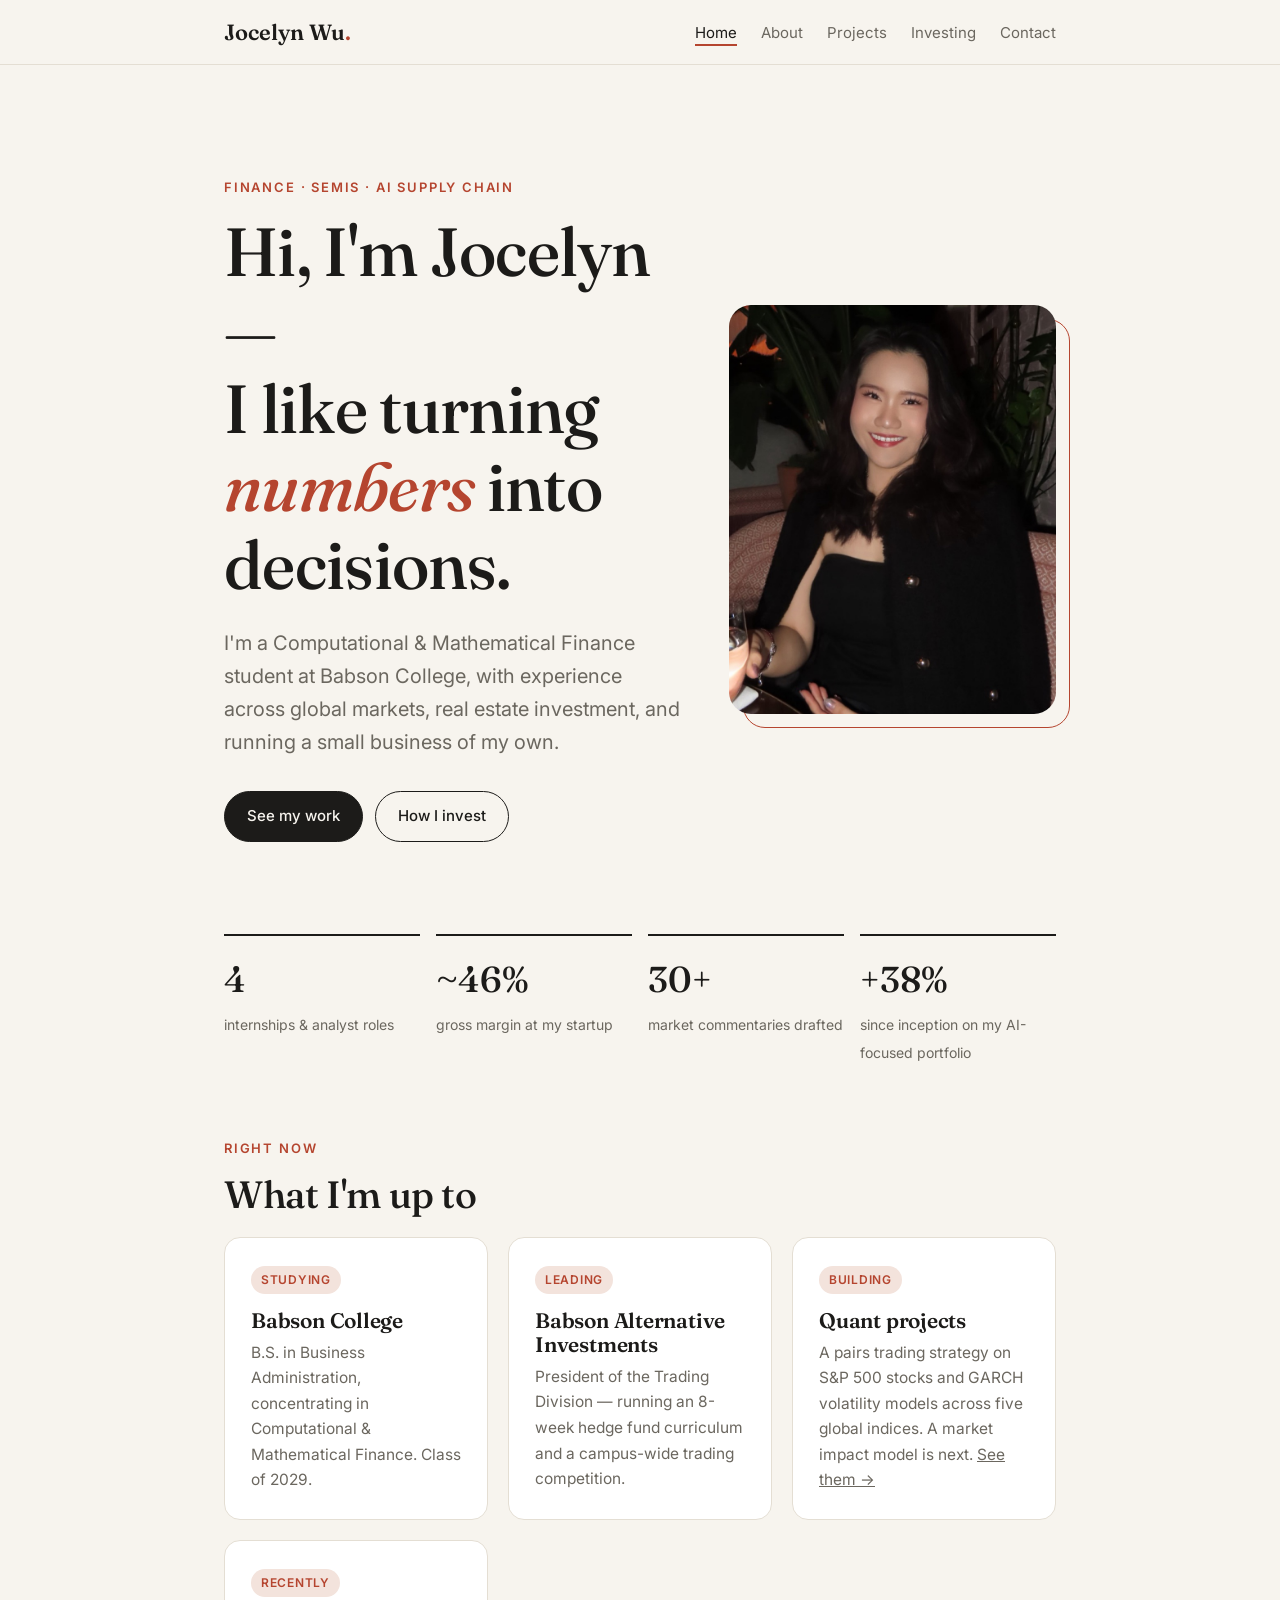
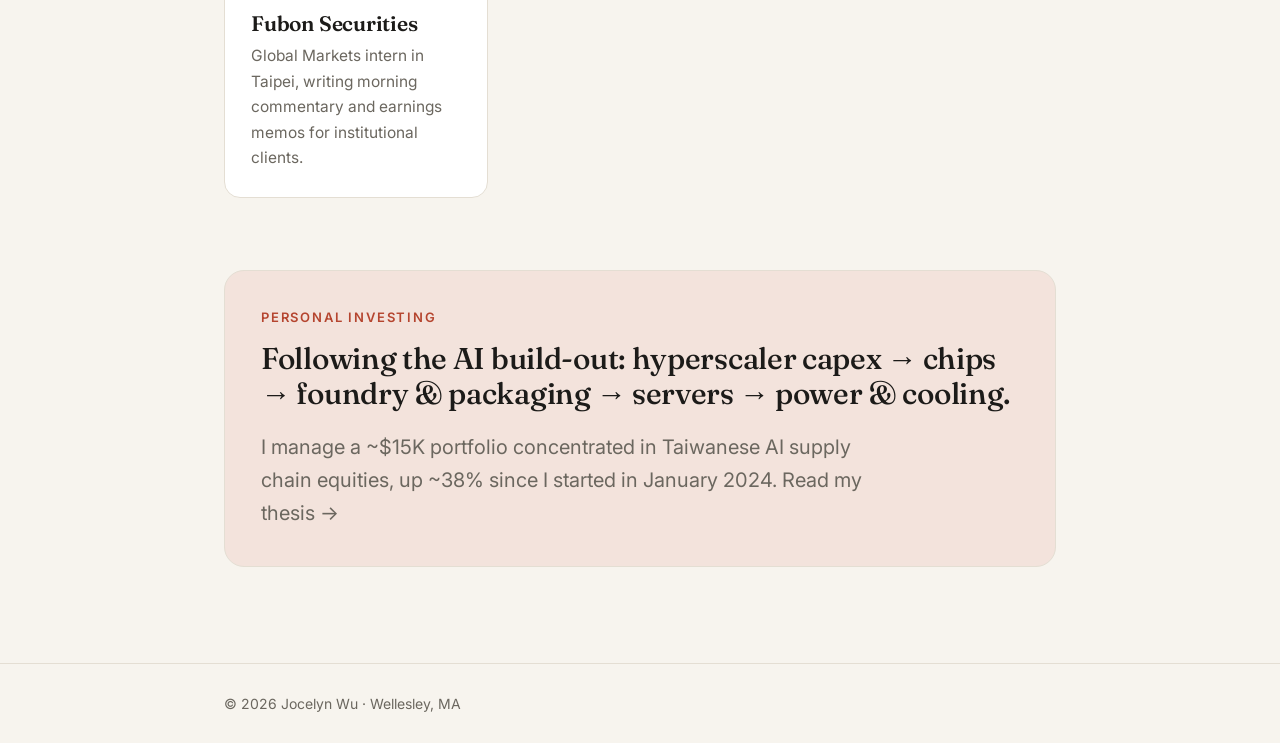
<file: index.html>
<!doctype html>
<html lang="en">
<head>
<meta charset="utf-8">
<meta name="viewport" content="width=device-width, initial-scale=1">
<title>Jocelyn Wu</title>
<meta name="description" content="Jocelyn Wu — Babson College student in Computational & Mathematical Finance.">
<link rel="preconnect" href="https://fonts.googleapis.com">
<link rel="preconnect" href="https://fonts.gstatic.com" crossorigin>
<link href="https://fonts.googleapis.com/css2?family=Fraunces:ital,opsz,wght@0,9..144,400;0,9..144,500;0,9..144,600;1,9..144,400&family=Inter:wght@400;500;600&display=swap" rel="stylesheet">
<link rel="stylesheet" href="style.css?v=5">
</head>
<body>
<header class="nav">
  <div class="wrap">
    <a href="index.html" class="logo">Jocelyn Wu<span>.</span></a>
    <nav><ul>
      <li><a href="index.html" class="active">Home</a></li>
      <li><a href="about.html" >About</a></li>
      <li><a href="projects.html" >Projects</a></li>
      <li><a href="investing.html" >Investing</a></li>
      <li><a href="contact.html" >Contact</a></li>
    </ul></nav>
  </div>
</header>
<main><div class="wrap">
<section class="hero hero-photo">
  <div>
  <p class="eyebrow reveal">Finance · Semis · AI supply chain</p>
  <h1 class="reveal d1">Hi, I'm Jocelyn &mdash;<br>I like turning <em class="hl">numbers</em> into decisions.</h1>
  <p class="lead reveal d2">I'm a Computational &amp; Mathematical Finance student at Babson College, with experience across global markets, real estate investment, and running a small business of my own.</p>
  <div class="cta reveal d3">
    <a class="btn primary" href="projects.html">See my work</a>
    <a class="btn" href="investing.html">How I invest</a>
  </div>
  </div>
  <figure class="portrait reveal d2"><img src="jocelyn.jpg?v=2" alt="Portrait of Jocelyn Wu" width="800" height="1000"></figure>
</section>

<section>
  <div class="stats">
    <div class="stat"><b>4</b><span>internships &amp; analyst roles</span></div>
    <div class="stat"><b>~46%</b><span>gross margin at my startup</span></div>
    <div class="stat"><b>30+</b><span>market commentaries drafted</span></div>
    <div class="stat"><b>+38%</b><span>since inception on my AI-focused portfolio</span></div>
  </div>
</section>

<section>
  <p class="eyebrow">Right now</p>
  <h2>What I'm up to</h2>
  <div class="cards">
    <div class="card">
      <span class="tag">Studying</span>
      <h3>Babson College</h3>
      <p>B.S. in Business Administration, concentrating in Computational &amp; Mathematical Finance. Class of 2029.</p>
    </div>
    <div class="card">
      <span class="tag">Leading</span>
      <h3>Babson Alternative Investments</h3>
      <p>President of the Trading Division &mdash; running an 8-week hedge fund curriculum and a campus-wide trading competition.</p>
    </div>
    <div class="card">
      <span class="tag">Building</span>
      <h3>Quant projects</h3>
      <p>A pairs trading strategy on S&amp;P 500 stocks and GARCH volatility models across five global indices. A market impact model is next. <a href="projects.html">See them →</a></p>
    </div>
    <div class="card">
      <span class="tag">Recently</span>
      <h3>Fubon Securities</h3>
      <p>Global Markets intern in Taipei, writing morning commentary and earnings memos for institutional clients.</p>
    </div>
  </div>
</section>

<section>
  <a class="feature" href="investing.html">
    <p class="eyebrow">Personal investing</p>
    <h2>Following the AI build-out: hyperscaler capex → chips → foundry &amp; packaging → servers → power &amp; cooling.</h2>
    <p class="lead">I manage a ~$15K portfolio concentrated in Taiwanese AI supply chain equities, up ~38% since I started in January 2024. Read my thesis →</p>
  </a>
</section>
</div></main>
<footer><div class="wrap">© 2026 Jocelyn Wu · Wellesley, MA</div></footer>
</body>
</html>
</file>
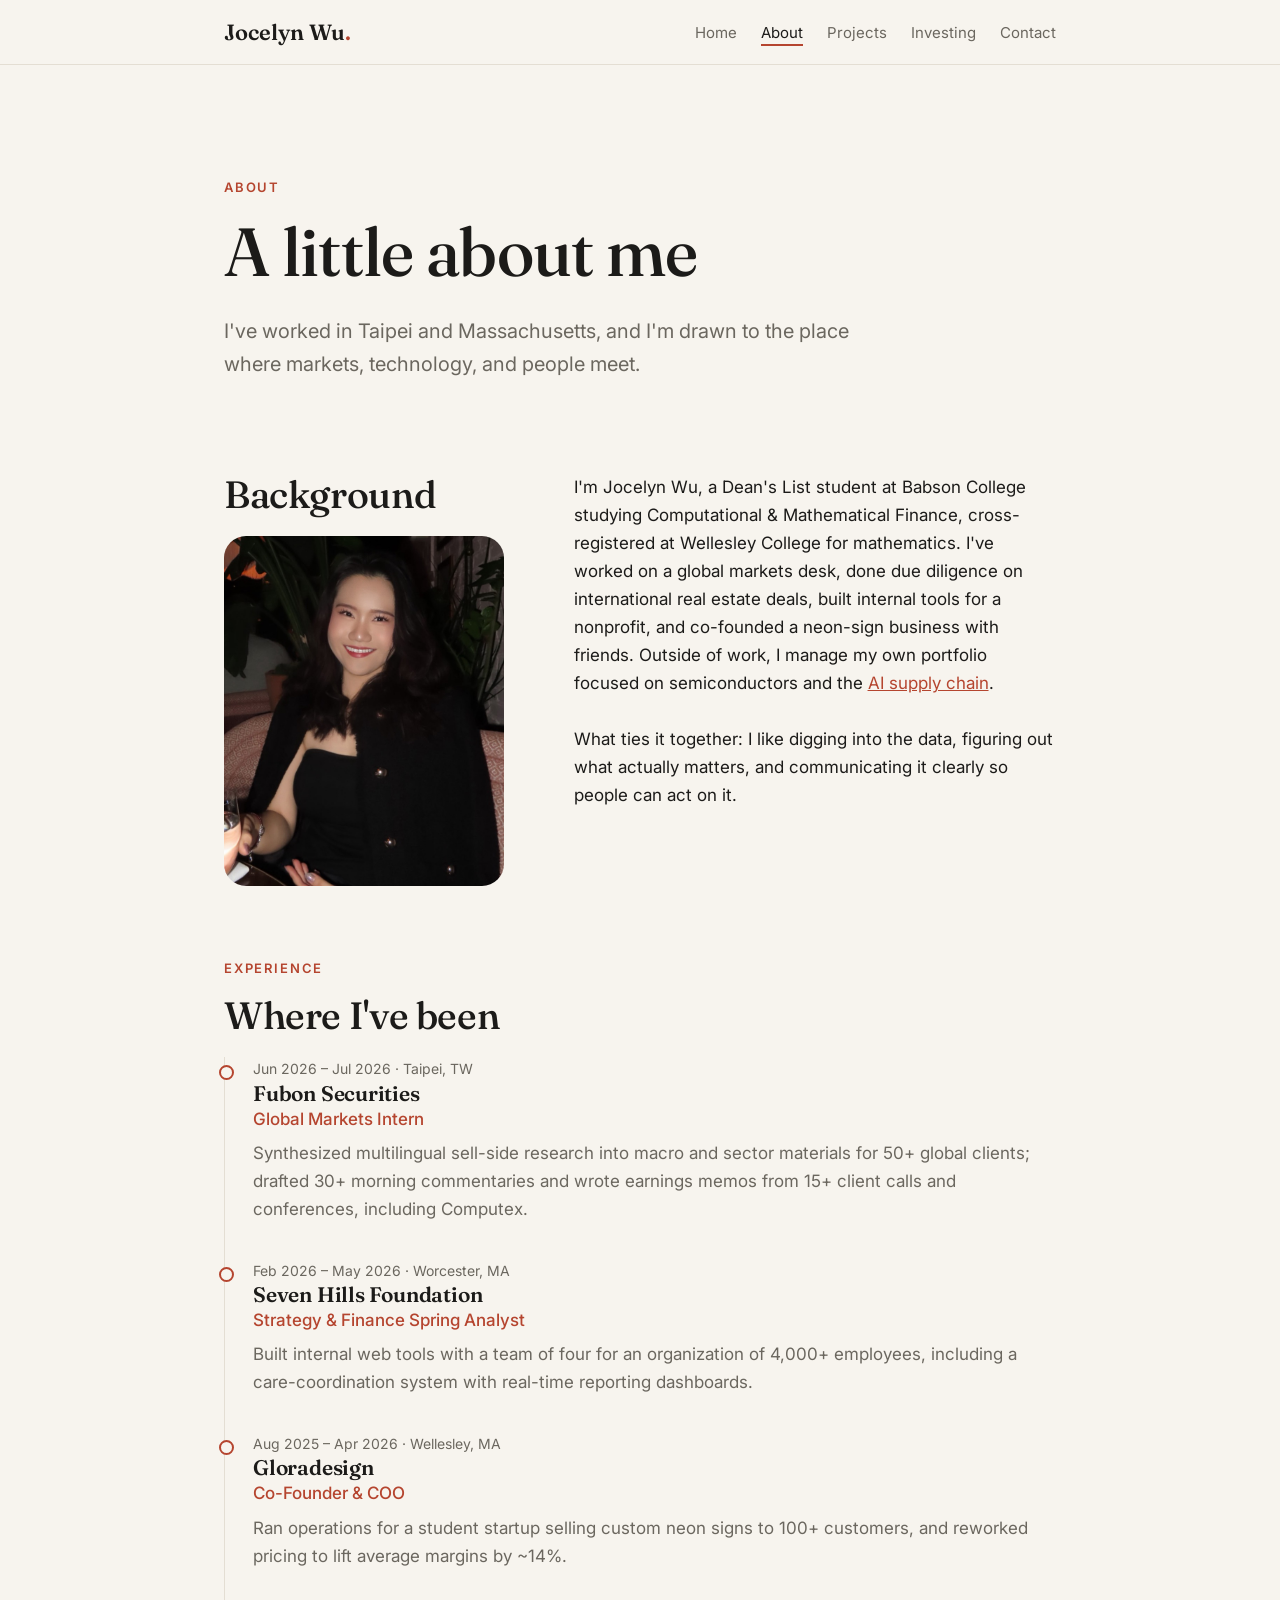
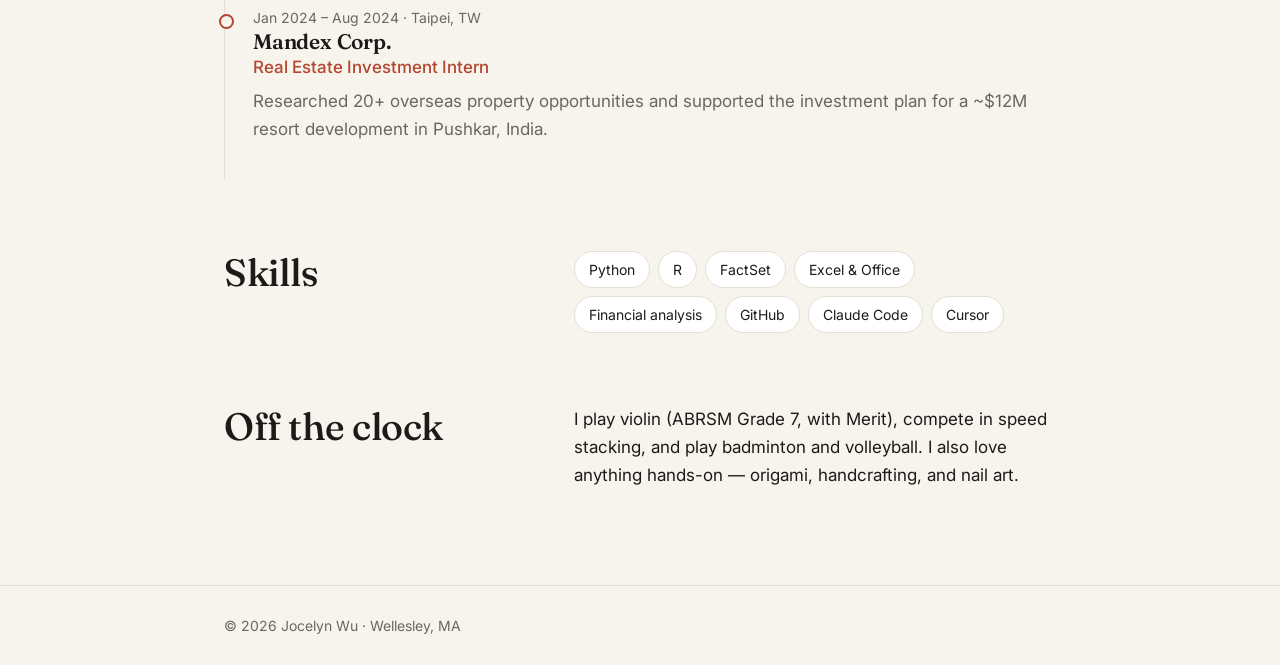
<file: about.html>
<!doctype html>
<html lang="en">
<head>
<meta charset="utf-8">
<meta name="viewport" content="width=device-width, initial-scale=1">
<title>About · Jocelyn Wu</title>
<meta name="description" content="Jocelyn Wu — Babson College student in Computational & Mathematical Finance.">
<link rel="preconnect" href="https://fonts.googleapis.com">
<link rel="preconnect" href="https://fonts.gstatic.com" crossorigin>
<link href="https://fonts.googleapis.com/css2?family=Fraunces:ital,opsz,wght@0,9..144,400;0,9..144,500;0,9..144,600;1,9..144,400&family=Inter:wght@400;500;600&display=swap" rel="stylesheet">
<link rel="stylesheet" href="style.css?v=5">
</head>
<body>
<header class="nav">
  <div class="wrap">
    <a href="index.html" class="logo">Jocelyn Wu<span>.</span></a>
    <nav><ul>
      <li><a href="index.html" >Home</a></li>
      <li><a href="about.html" class="active">About</a></li>
      <li><a href="projects.html" >Projects</a></li>
      <li><a href="investing.html" >Investing</a></li>
      <li><a href="contact.html" >Contact</a></li>
    </ul></nav>
  </div>
</header>
<main><div class="wrap">
<section class="hero">
  <p class="eyebrow reveal">About</p>
  <h1 class="reveal d1">A little about me</h1>
  <p class="lead reveal d2">I've worked in Taipei and Massachusetts, and I'm drawn to the place where markets, technology, and people meet.</p>
</section>

<section class="two-col">
  <div><h2>Background</h2><img class="about-photo" src="jocelyn.jpg?v=2" alt="Jocelyn Wu" width="800" height="1000" loading="lazy"></div>
  <div>
    <p>I'm Jocelyn Wu, a Dean's List student at Babson College studying Computational &amp; Mathematical Finance, cross-registered at Wellesley College for mathematics. I've worked on a global markets desk, done due diligence on international real estate deals, built internal tools for a nonprofit, and co-founded a neon-sign business with friends. Outside of work, I manage my own portfolio focused on semiconductors and the <a href="investing.html">AI supply chain</a>.</p>
    <br>
    <p>What ties it together: I like digging into the data, figuring out what actually matters, and communicating it clearly so people can act on it.</p>
  </div>
</section>

<section>
  <p class="eyebrow">Experience</p>
  <h2>Where I've been</h2>
  <div class="timeline">
    <div class="item">
      <div class="when">Jun 2026 – Jul 2026 · Taipei, TW</div>
      <h3>Fubon Securities</h3>
      <div class="role">Global Markets Intern</div>
      <p>Synthesized multilingual sell-side research into macro and sector materials for 50+ global clients; drafted 30+ morning commentaries and wrote earnings memos from 15+ client calls and conferences, including Computex.</p>
    </div>
    <div class="item">
      <div class="when">Feb 2026 – May 2026 · Worcester, MA</div>
      <h3>Seven Hills Foundation</h3>
      <div class="role">Strategy &amp; Finance Spring Analyst</div>
      <p>Built internal web tools with a team of four for an organization of 4,000+ employees, including a care-coordination system with real-time reporting dashboards.</p>
    </div>
    <div class="item">
      <div class="when">Aug 2025 – Apr 2026 · Wellesley, MA</div>
      <h3>Gloradesign</h3>
      <div class="role">Co-Founder &amp; COO</div>
      <p>Ran operations for a student startup selling custom neon signs to 100+ customers, and reworked pricing to lift average margins by ~14%.</p>
    </div>
    <div class="item">
      <div class="when">Jan 2024 – Aug 2024 · Taipei, TW</div>
      <h3>Mandex Corp.</h3>
      <div class="role">Real Estate Investment Intern</div>
      <p>Researched 20+ overseas property opportunities and supported the investment plan for a ~$12M resort development in Pushkar, India.</p>
    </div>
  </div>
</section>

<section class="two-col">
  <div><h2>Skills</h2></div>
  <div class="chips">
    <span class="chip">Python</span><span class="chip">R</span><span class="chip">FactSet</span>
    <span class="chip">Excel &amp; Office</span><span class="chip">Financial analysis</span>
    <span class="chip">GitHub</span><span class="chip">Claude Code</span><span class="chip">Cursor</span>
    
  </div>
</section>

<section class="two-col">
  <div><h2>Off the clock</h2></div>
  <div>
    <p>I play violin (ABRSM Grade 7, with Merit), compete in speed stacking, and play badminton and volleyball. I also love anything hands-on &mdash; origami, handcrafting, and nail art.</p>
  </div>
</section>
</div></main>
<footer><div class="wrap">© 2026 Jocelyn Wu · Wellesley, MA</div></footer>
</body>
</html>
</file>
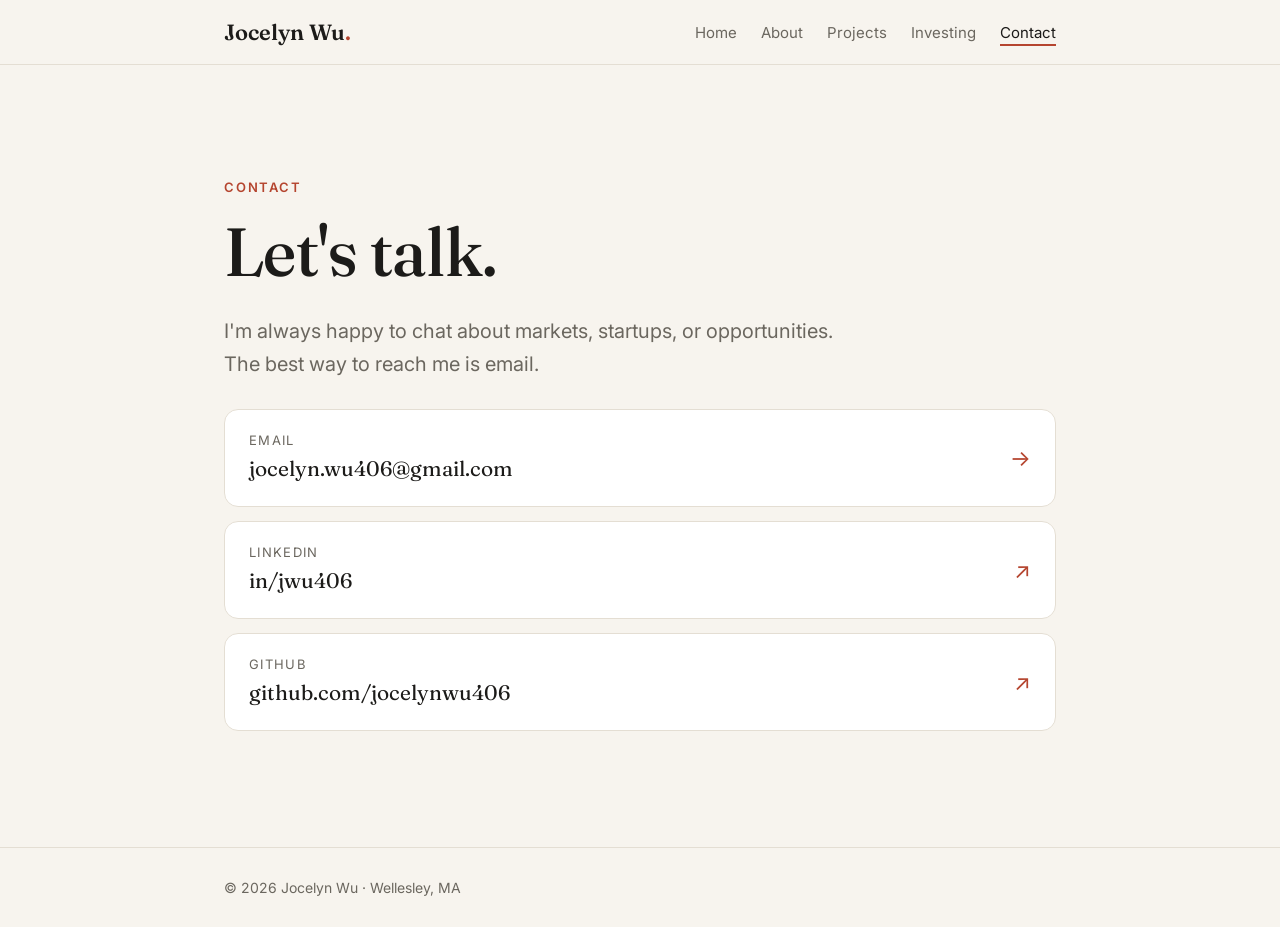
<file: contact.html>
<!doctype html>
<html lang="en">
<head>
<meta charset="utf-8">
<meta name="viewport" content="width=device-width, initial-scale=1">
<title>Contact · Jocelyn Wu</title>
<meta name="description" content="Jocelyn Wu — Babson College student in Computational & Mathematical Finance.">
<link rel="preconnect" href="https://fonts.googleapis.com">
<link rel="preconnect" href="https://fonts.gstatic.com" crossorigin>
<link href="https://fonts.googleapis.com/css2?family=Fraunces:ital,opsz,wght@0,9..144,400;0,9..144,500;0,9..144,600;1,9..144,400&family=Inter:wght@400;500;600&display=swap" rel="stylesheet">
<link rel="stylesheet" href="style.css?v=5">
</head>
<body>
<header class="nav">
  <div class="wrap">
    <a href="index.html" class="logo">Jocelyn Wu<span>.</span></a>
    <nav><ul>
      <li><a href="index.html" >Home</a></li>
      <li><a href="about.html" >About</a></li>
      <li><a href="projects.html" >Projects</a></li>
      <li><a href="investing.html" >Investing</a></li>
      <li><a href="contact.html" class="active">Contact</a></li>
    </ul></nav>
  </div>
</header>
<main><div class="wrap">
<section class="hero">
  <p class="eyebrow reveal">Contact</p>
  <h1 class="reveal d1">Let's talk.</h1>
  <p class="lead reveal d2">I'm always happy to chat about markets, startups, or opportunities. The best way to reach me is email.</p>
  <ul class="contact-list reveal d3">
    <li><a href="mailto:jocelyn.wu406@gmail.com">
      <div><div class="label">Email</div><div class="value">jocelyn.wu406@gmail.com</div></div>
      <span class="arrow">→</span></a></li>
    <li><a href="https://www.linkedin.com/in/jwu406" target="_blank" rel="noopener">
      <div><div class="label">LinkedIn</div><div class="value">in/jwu406</div></div>
      <span class="arrow">↗</span></a></li>
    <li><a href="https://github.com/jocelynwu406" target="_blank" rel="noopener">
      <div><div class="label">GitHub</div><div class="value">github.com/jocelynwu406</div></div>
      <span class="arrow">↗</span></a></li>
  </ul>
</section>
</div></main>
<footer><div class="wrap">© 2026 Jocelyn Wu · Wellesley, MA</div></footer>
</body>
</html>
</file>
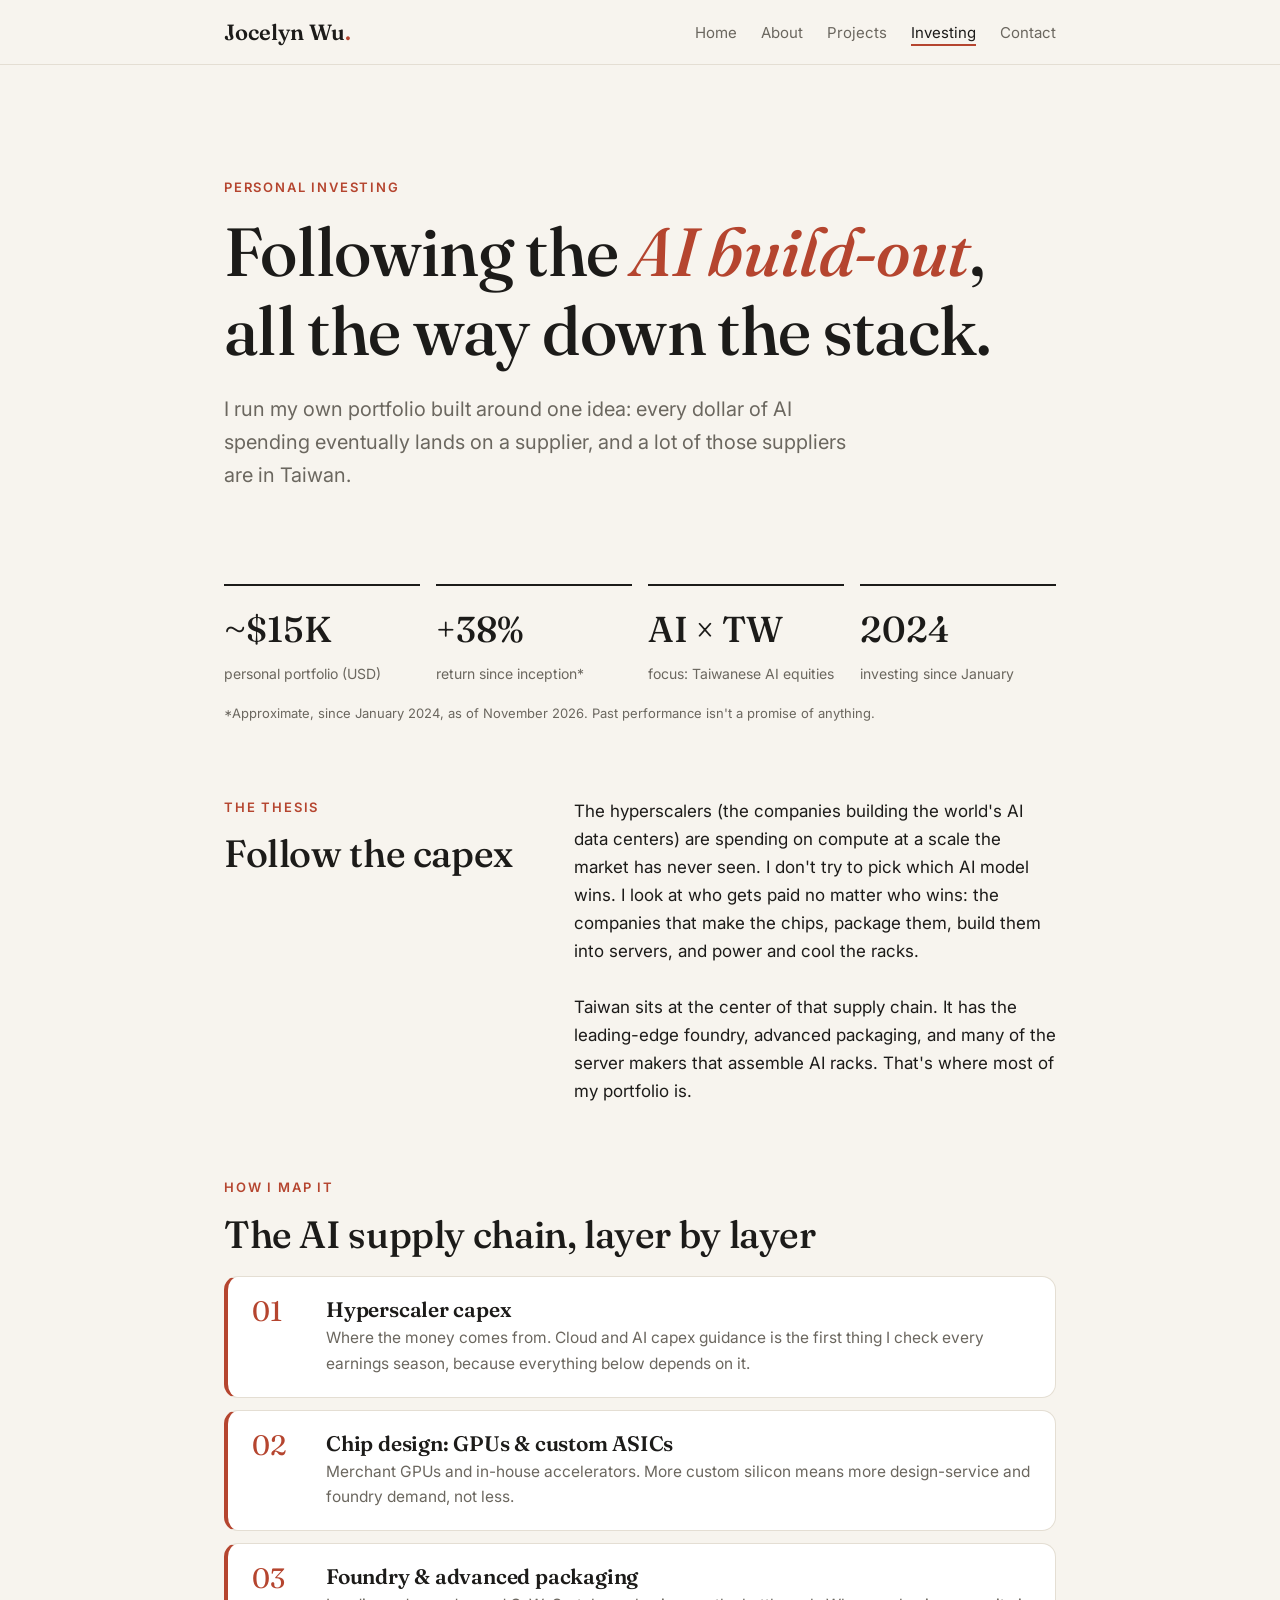
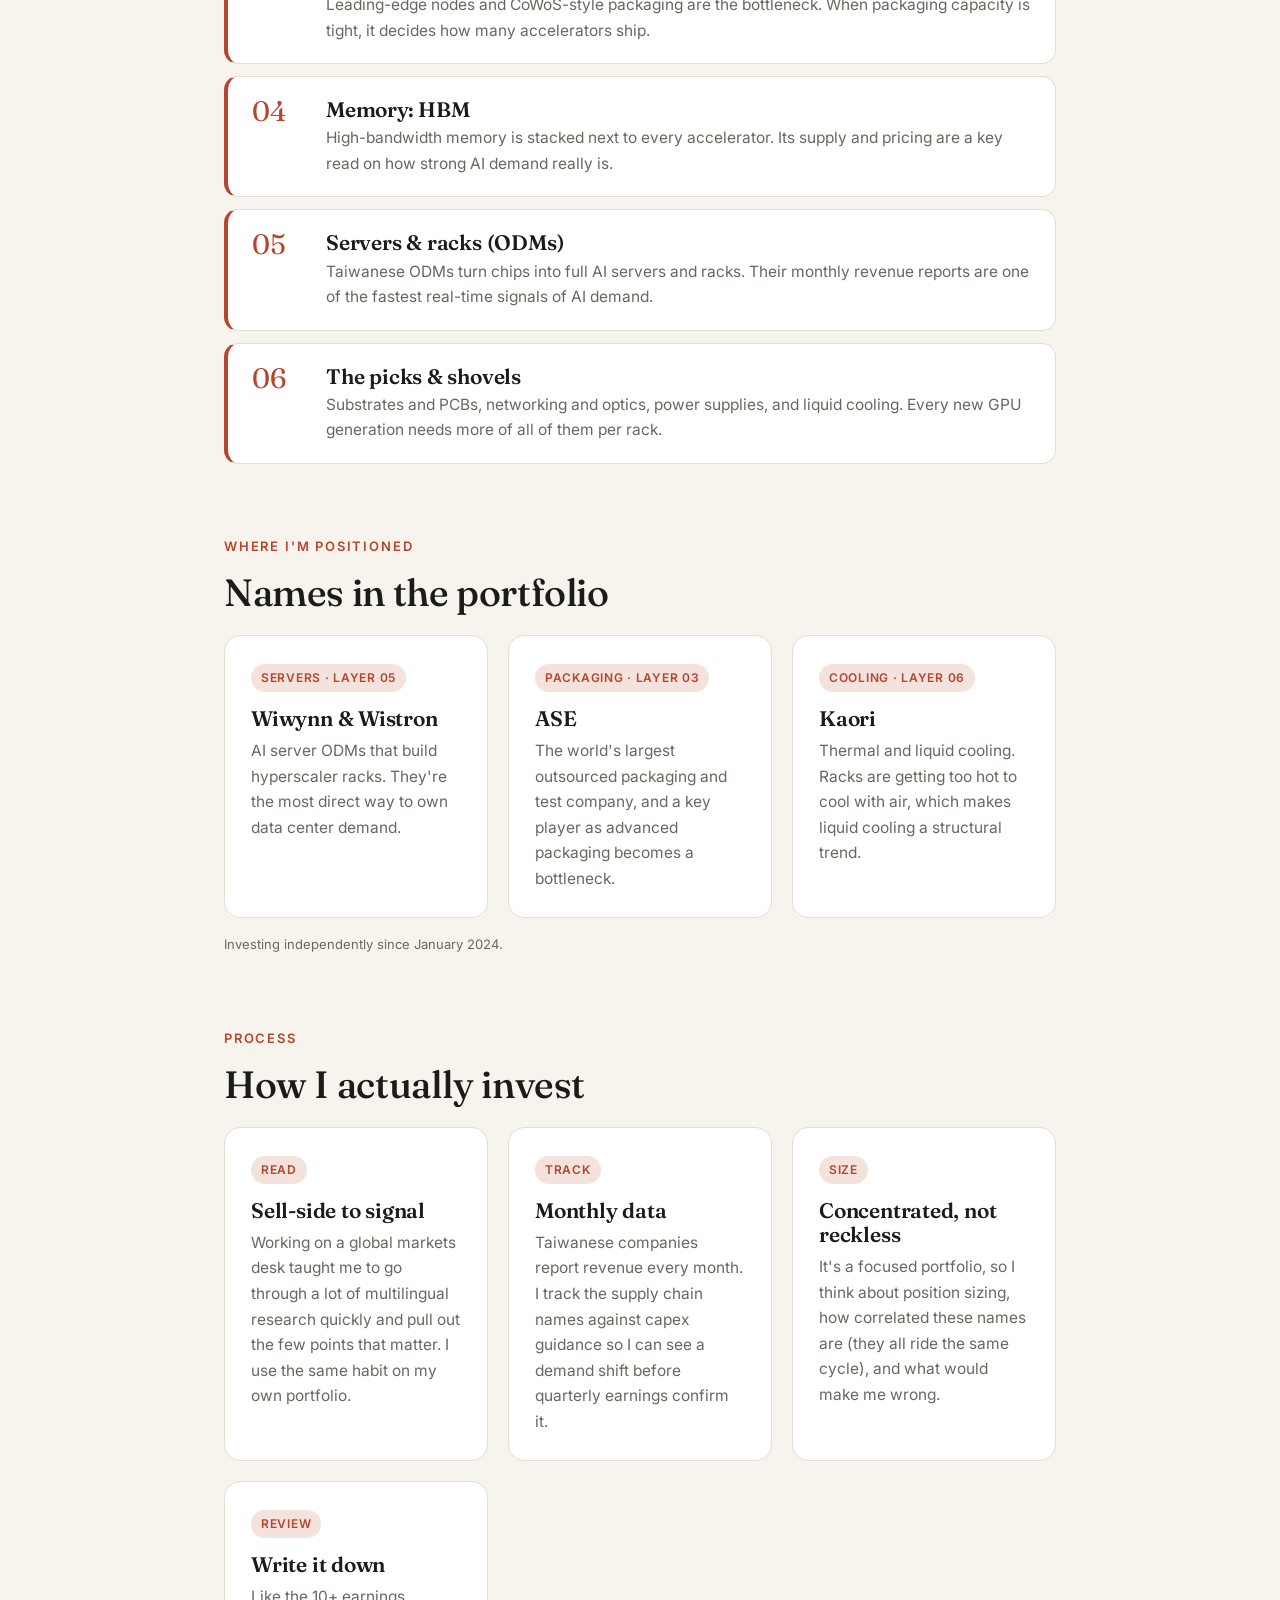
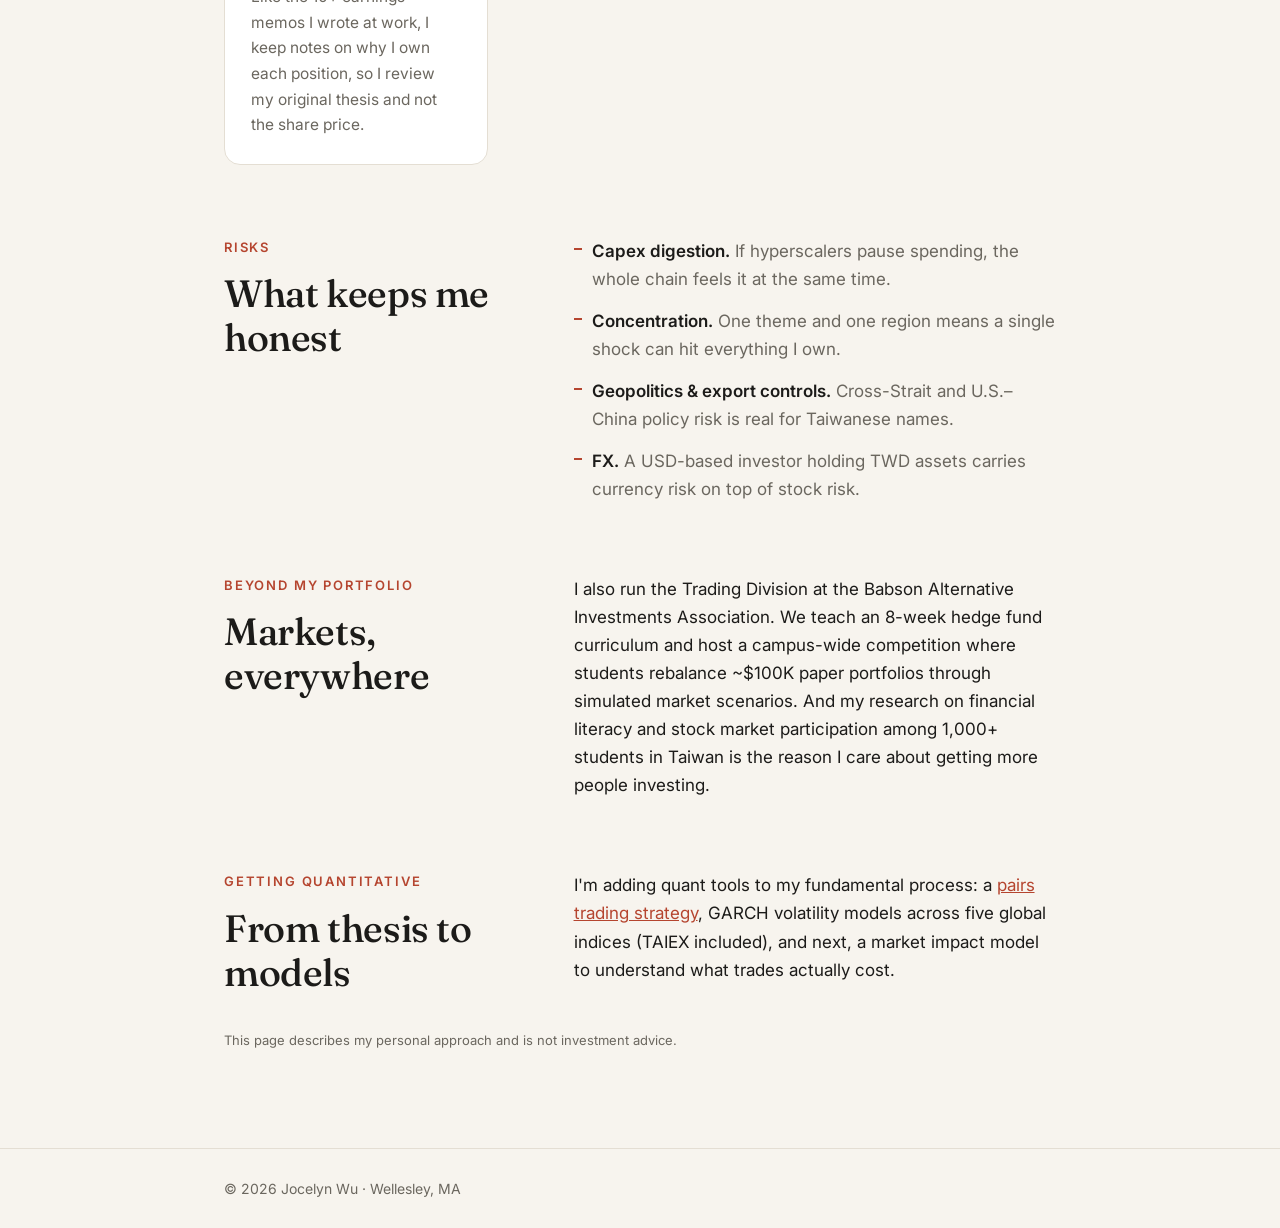
<file: investing.html>
<!doctype html>
<html lang="en">
<head>
<meta charset="utf-8">
<meta name="viewport" content="width=device-width, initial-scale=1">
<title>Investing · Jocelyn Wu</title>
<meta name="description" content="Jocelyn Wu — Babson College student in Computational & Mathematical Finance.">
<link rel="preconnect" href="https://fonts.googleapis.com">
<link rel="preconnect" href="https://fonts.gstatic.com" crossorigin>
<link href="https://fonts.googleapis.com/css2?family=Fraunces:ital,opsz,wght@0,9..144,400;0,9..144,500;0,9..144,600;1,9..144,400&family=Inter:wght@400;500;600&display=swap" rel="stylesheet">
<link rel="stylesheet" href="style.css?v=5">
</head>
<body>
<header class="nav">
  <div class="wrap">
    <a href="index.html" class="logo">Jocelyn Wu<span>.</span></a>
    <nav><ul>
      <li><a href="index.html" >Home</a></li>
      <li><a href="about.html" >About</a></li>
      <li><a href="projects.html" >Projects</a></li>
      <li><a href="investing.html" class="active">Investing</a></li>
      <li><a href="contact.html" >Contact</a></li>
    </ul></nav>
  </div>
</header>
<main><div class="wrap">
<section class="hero">
  <p class="eyebrow reveal">Personal Investing</p>
  <h1 class="reveal d1">Following the <em class="hl">AI build-out</em>, all the way down the stack.</h1>
  <p class="lead reveal d2">I run my own portfolio built around one idea: every dollar of AI spending eventually lands on a supplier, and a lot of those suppliers are in Taiwan.</p>
</section>

<section>
  <div class="stats">
    <div class="stat"><b>~$15K</b><span>personal portfolio (USD)</span></div>
    <div class="stat"><b>+38%</b><span>return since inception*</span></div>
    <div class="stat"><b>AI × TW</b><span>focus: Taiwanese AI equities</span></div>
    <div class="stat"><b>2024</b><span>investing since January</span></div>
  </div>
  <p class="fine">*Approximate, since January 2024, as of November 2026. Past performance isn't a promise of anything.</p>
</section>

<section class="two-col">
  <div><p class="eyebrow">The thesis</p><h2>Follow the capex</h2></div>
  <div>
    <p>The hyperscalers (the companies building the world's AI data centers) are spending on compute at a scale the market has never seen. I don't try to pick which AI model wins. I look at who gets paid no matter who wins: the companies that make the chips, package them, build them into servers, and power and cool the racks.</p>
    <br>
    <p>Taiwan sits at the center of that supply chain. It has the leading-edge foundry, advanced packaging, and many of the server makers that assemble AI racks. That's where most of my portfolio is.</p>
  </div>
</section>

<section>
  <p class="eyebrow">How I map it</p>
  <h2>The AI supply chain, layer by layer</h2>
  <div class="stack">
    <div class="layer"><span class="n">01</span><div><h3>Hyperscaler capex</h3><p>Where the money comes from. Cloud and AI capex guidance is the first thing I check every earnings season, because everything below depends on it.</p></div></div>
    <div class="layer"><span class="n">02</span><div><h3>Chip design: GPUs &amp; custom ASICs</h3><p>Merchant GPUs and in-house accelerators. More custom silicon means more design-service and foundry demand, not less.</p></div></div>
    <div class="layer"><span class="n">03</span><div><h3>Foundry &amp; advanced packaging</h3><p>Leading-edge nodes and CoWoS-style packaging are the bottleneck. When packaging capacity is tight, it decides how many accelerators ship.</p></div></div>
    <div class="layer"><span class="n">04</span><div><h3>Memory: HBM</h3><p>High-bandwidth memory is stacked next to every accelerator. Its supply and pricing are a key read on how strong AI demand really is.</p></div></div>
    <div class="layer"><span class="n">05</span><div><h3>Servers &amp; racks (ODMs)</h3><p>Taiwanese ODMs turn chips into full AI servers and racks. Their monthly revenue reports are one of the fastest real-time signals of AI demand.</p></div></div>
    <div class="layer"><span class="n">06</span><div><h3>The picks &amp; shovels</h3><p>Substrates and PCBs, networking and optics, power supplies, and liquid cooling. Every new GPU generation needs more of all of them per rack.</p></div></div>
  </div>
</section>

<section>
  <p class="eyebrow">Where I'm positioned</p>
  <h2>Names in the portfolio</h2>
  <div class="cards">
    <div class="card"><span class="tag">Servers · Layer 05</span><h3>Wiwynn &amp; Wistron</h3><p>AI server ODMs that build hyperscaler racks. They're the most direct way to own data center demand.</p></div>
    <div class="card"><span class="tag">Packaging · Layer 03</span><h3>ASE</h3><p>The world's largest outsourced packaging and test company, and a key player as advanced packaging becomes a bottleneck.</p></div>
    <div class="card"><span class="tag">Cooling · Layer 06</span><h3>Kaori</h3><p>Thermal and liquid cooling. Racks are getting too hot to cool with air, which makes liquid cooling a structural trend.</p></div>
  </div>
  <p class="fine">Investing independently since January 2024.</p>
</section>

<section>
  <p class="eyebrow">Process</p>
  <h2>How I actually invest</h2>
  <div class="cards">
    <div class="card"><span class="tag">Read</span><h3>Sell-side to signal</h3><p>Working on a global markets desk taught me to go through a lot of multilingual research quickly and pull out the few points that matter. I use the same habit on my own portfolio.</p></div>
    <div class="card"><span class="tag">Track</span><h3>Monthly data</h3><p>Taiwanese companies report revenue every month. I track the supply chain names against capex guidance so I can see a demand shift before quarterly earnings confirm it.</p></div>
    <div class="card"><span class="tag">Size</span><h3>Concentrated, not reckless</h3><p>It's a focused portfolio, so I think about position sizing, how correlated these names are (they all ride the same cycle), and what would make me wrong.</p></div>
    <div class="card"><span class="tag">Review</span><h3>Write it down</h3><p>Like the 10+ earnings memos I wrote at work, I keep notes on why I own each position, so I review my original thesis and not the share price.</p></div>
  </div>
</section>

<section class="two-col">
  <div><p class="eyebrow">Risks</p><h2>What keeps me honest</h2></div>
  <div>
    <ul class="list">
      <li><b>Capex digestion.</b> If hyperscalers pause spending, the whole chain feels it at the same time.</li>
      <li><b>Concentration.</b> One theme and one region means a single shock can hit everything I own.</li>
      <li><b>Geopolitics &amp; export controls.</b> Cross-Strait and U.S.–China policy risk is real for Taiwanese names.</li>
      <li><b>FX.</b> A USD-based investor holding TWD assets carries currency risk on top of stock risk.</li>
    </ul>
  </div>
</section>

<section class="two-col">
  <div><p class="eyebrow">Beyond my portfolio</p><h2>Markets, everywhere</h2></div>
  <div>
    <p>I also run the Trading Division at the Babson Alternative Investments Association. We teach an 8-week hedge fund curriculum and host a campus-wide competition where students rebalance ~$100K paper portfolios through simulated market scenarios. And my research on financial literacy and stock market participation among 1,000+ students in Taiwan is the reason I care about getting more people investing.</p>
  </div>
</section>

<section class="two-col">
  <div><p class="eyebrow">Getting quantitative</p><h2>From thesis to models</h2></div>
  <div>
    <p>I'm adding quant tools to my fundamental process: a <a href="projects.html">pairs trading strategy</a>, GARCH volatility models across five global indices (TAIEX included), and next, a market impact model to understand what trades actually cost.</p>
  </div>
</section>

<p class="fine">This page describes my personal approach and is not investment advice.</p>
</div></main>
<footer><div class="wrap">© 2026 Jocelyn Wu · Wellesley, MA</div></footer>
</body>
</html>
</file>
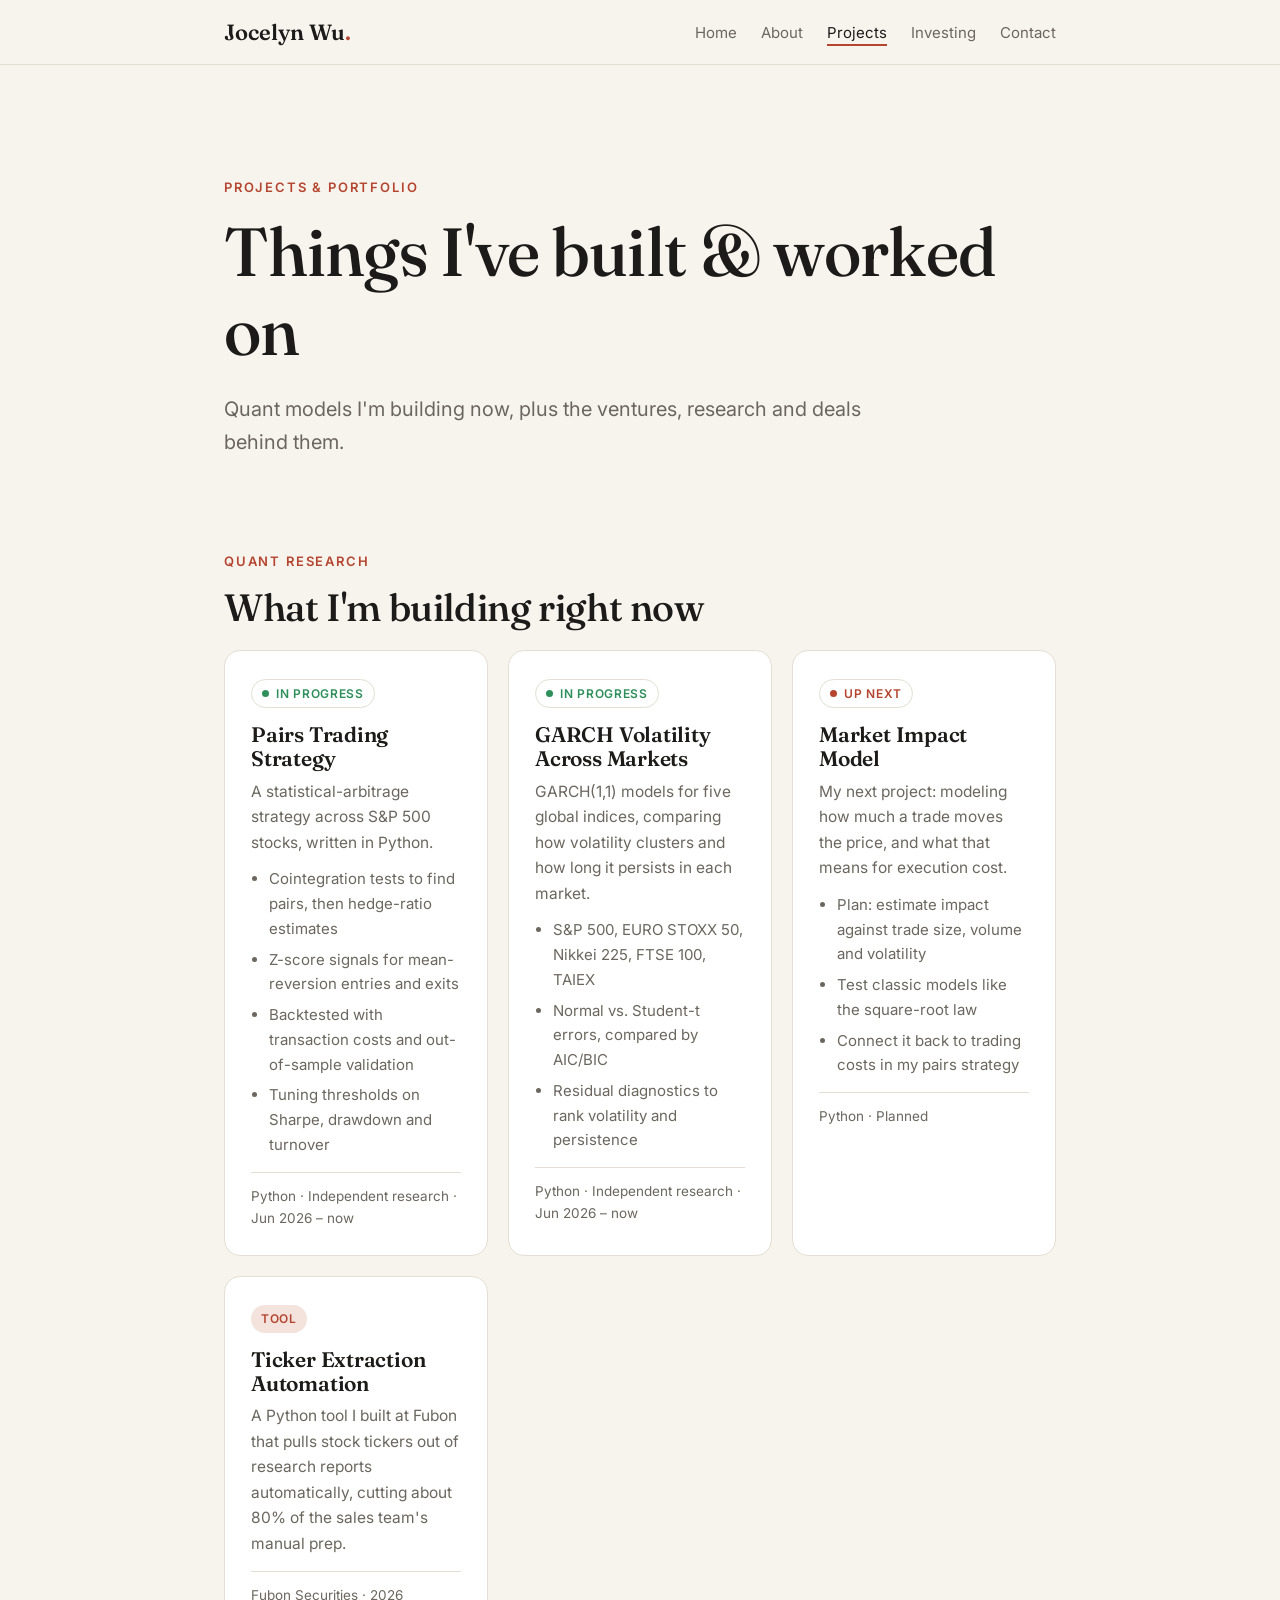
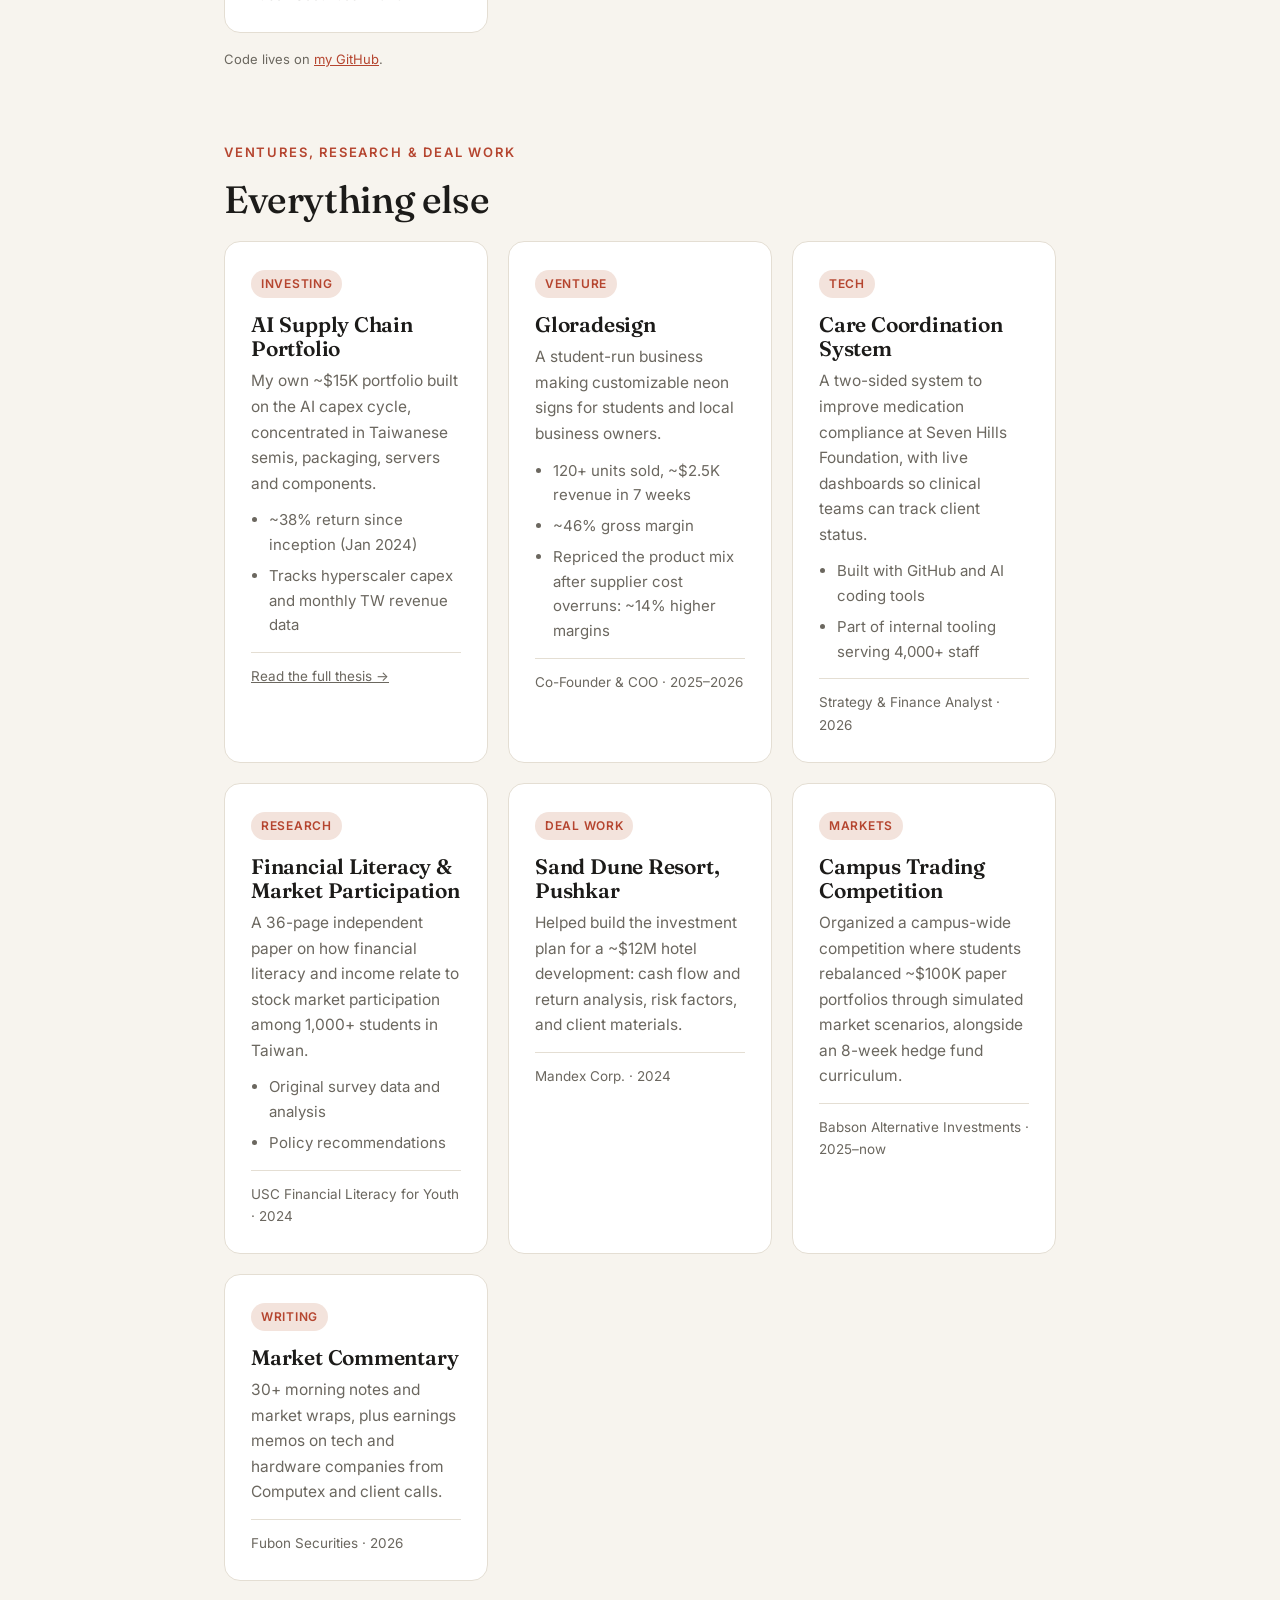
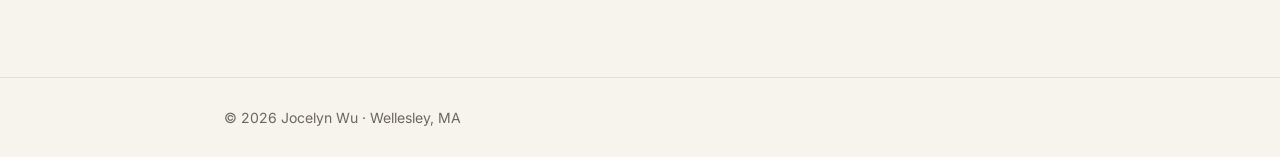
<file: projects.html>
<!doctype html>
<html lang="en">
<head>
<meta charset="utf-8">
<meta name="viewport" content="width=device-width, initial-scale=1">
<title>Projects · Jocelyn Wu</title>
<meta name="description" content="Jocelyn Wu — Babson College student in Computational & Mathematical Finance.">
<link rel="preconnect" href="https://fonts.googleapis.com">
<link rel="preconnect" href="https://fonts.gstatic.com" crossorigin>
<link href="https://fonts.googleapis.com/css2?family=Fraunces:ital,opsz,wght@0,9..144,400;0,9..144,500;0,9..144,600;1,9..144,400&family=Inter:wght@400;500;600&display=swap" rel="stylesheet">
<link rel="stylesheet" href="style.css?v=5">
</head>
<body>
<header class="nav">
  <div class="wrap">
    <a href="index.html" class="logo">Jocelyn Wu<span>.</span></a>
    <nav><ul>
      <li><a href="index.html" >Home</a></li>
      <li><a href="about.html" >About</a></li>
      <li><a href="projects.html" class="active">Projects</a></li>
      <li><a href="investing.html" >Investing</a></li>
      <li><a href="contact.html" >Contact</a></li>
    </ul></nav>
  </div>
</header>
<main><div class="wrap">
<section class="hero">
  <p class="eyebrow reveal">Projects &amp; Portfolio</p>
  <h1 class="reveal d1">Things I've built &amp; worked on</h1>
  <p class="lead reveal d2">Quant models I'm building now, plus the ventures, research and deals behind them.</p>
</section>

<section>
  <p class="eyebrow">Quant research</p>
  <h2>What I'm building right now</h2>
  <div class="cards">
    <div class="card">
      <span class="status live">In progress</span>
      <h3>Pairs Trading Strategy</h3>
      <p>A statistical-arbitrage strategy across S&amp;P 500 stocks, written in Python.</p>
      <ul>
        <li>Cointegration tests to find pairs, then hedge-ratio estimates</li>
        <li>Z-score signals for mean-reversion entries and exits</li>
        <li>Backtested with transaction costs and out-of-sample validation</li>
        <li>Tuning thresholds on Sharpe, drawdown and turnover</li>
      </ul>
      <div class="meta">Python · Independent research · Jun 2026 – now</div>
    </div>
    <div class="card">
      <span class="status live">In progress</span>
      <h3>GARCH Volatility Across Markets</h3>
      <p>GARCH(1,1) models for five global indices, comparing how volatility clusters and how long it persists in each market.</p>
      <ul>
        <li>S&amp;P 500, EURO STOXX 50, Nikkei 225, FTSE 100, TAIEX</li>
        <li>Normal vs. Student-t errors, compared by AIC/BIC</li>
        <li>Residual diagnostics to rank volatility and persistence</li>
      </ul>
      <div class="meta">Python · Independent research · Jun 2026 – now</div>
    </div>
    <div class="card">
      <span class="status next">Up next</span>
      <h3>Market Impact Model</h3>
      <p>My next project: modeling how much a trade moves the price, and what that means for execution cost.</p>
      <ul>
        <li>Plan: estimate impact against trade size, volume and volatility</li>
        <li>Test classic models like the square-root law</li>
        <li>Connect it back to trading costs in my pairs strategy</li>
      </ul>
      <div class="meta">Python · Planned</div>
    </div>
    <div class="card">
      <span class="tag">Tool</span>
      <h3>Ticker Extraction Automation</h3>
      <p>A Python tool I built at Fubon that pulls stock tickers out of research reports automatically, cutting about 80% of the sales team's manual prep.</p>
      <div class="meta">Fubon Securities · 2026</div>
    </div>
  </div>
  <p class="fine">Code lives on <a href="https://github.com/jocelynwu406" target="_blank" rel="noopener">my GitHub</a>.</p>
</section>

<section>
  <p class="eyebrow">Ventures, research &amp; deal work</p>
  <h2>Everything else</h2>
  <div class="cards">
    <div class="card">
      <span class="tag">Investing</span>
      <h3>AI Supply Chain Portfolio</h3>
      <p>My own ~$15K portfolio built on the AI capex cycle, concentrated in Taiwanese semis, packaging, servers and components.</p>
      <ul>
        <li>~38% return since inception (Jan 2024)</li>
        <li>Tracks hyperscaler capex and monthly TW revenue data</li>
      </ul>
      <div class="meta"><a href="investing.html">Read the full thesis →</a></div>
    </div>
    <div class="card">
      <span class="tag">Venture</span>
      <h3>Gloradesign</h3>
      <p>A student-run business making customizable neon signs for students and local business owners.</p>
      <ul>
        <li>120+ units sold, ~$2.5K revenue in 7 weeks</li>
        <li>~46% gross margin</li>
        <li>Repriced the product mix after supplier cost overruns: ~14% higher margins</li>
      </ul>
      <div class="meta">Co-Founder &amp; COO · 2025–2026</div>
    </div>
    <div class="card">
      <span class="tag">Tech</span>
      <h3>Care Coordination System</h3>
      <p>A two-sided system to improve medication compliance at Seven Hills Foundation, with live dashboards so clinical teams can track client status.</p>
      <ul>
        <li>Built with GitHub and AI coding tools</li>
        <li>Part of internal tooling serving 4,000+ staff</li>
      </ul>
      <div class="meta">Strategy &amp; Finance Analyst · 2026</div>
    </div>
    <div class="card">
      <span class="tag">Research</span>
      <h3>Financial Literacy &amp; Market Participation</h3>
      <p>A 36-page independent paper on how financial literacy and income relate to stock market participation among 1,000+ students in Taiwan.</p>
      <ul>
        <li>Original survey data and analysis</li>
        <li>Policy recommendations</li>
      </ul>
      <div class="meta">USC Financial Literacy for Youth · 2024</div>
    </div>
    <div class="card">
      <span class="tag">Deal work</span>
      <h3>Sand Dune Resort, Pushkar</h3>
      <p>Helped build the investment plan for a ~$12M hotel development: cash flow and return analysis, risk factors, and client materials.</p>
      <div class="meta">Mandex Corp. · 2024</div>
    </div>
    <div class="card">
      <span class="tag">Markets</span>
      <h3>Campus Trading Competition</h3>
      <p>Organized a campus-wide competition where students rebalanced ~$100K paper portfolios through simulated market scenarios, alongside an 8-week hedge fund curriculum.</p>
      <div class="meta">Babson Alternative Investments · 2025–now</div>
    </div>
    <div class="card">
      <span class="tag">Writing</span>
      <h3>Market Commentary</h3>
      <p>30+ morning notes and market wraps, plus earnings memos on tech and hardware companies from Computex and client calls.</p>
      <div class="meta">Fubon Securities · 2026</div>
    </div>
  </div>
</section>
</div></main>
<footer><div class="wrap">© 2026 Jocelyn Wu · Wellesley, MA</div></footer>
</body>
</html>
</file>
<file: style.css>
:root {
  --bg: #f7f4ee;
  --surface: #ffffff;
  --text: #1c1b19;
  --muted: #6b675f;
  --line: #e4ded3;
  --accent: #b5452f;
  --accent-soft: #f3e3dc;
  --serif: "Fraunces", Georgia, serif;
  --sans: "Inter", -apple-system, BlinkMacSystemFont, "Segoe UI", sans-serif;
}
@media (prefers-color-scheme: dark) {
  :root {
    --bg: #141412;
    --surface: #1d1c1a;
    --text: #efebe3;
    --muted: #a39e94;
    --line: #2f2d29;
    --accent: #e87a5d;
    --accent-soft: #2e211c;
  }
}

* { box-sizing: border-box; margin: 0; padding: 0; }
html { scroll-behavior: smooth; }
body {
  background: var(--bg);
  color: var(--text);
  font-family: var(--sans);
  font-size: 17px;
  line-height: 1.65;
  -webkit-font-smoothing: antialiased;
}
a { color: inherit; }
.wrap { max-width: 880px; margin: 0 auto; padding: 0 24px; }

/* Nav */
header.nav {
  position: sticky; top: 0; z-index: 10;
  background: color-mix(in srgb, var(--bg) 85%, transparent);
  backdrop-filter: blur(10px);
  border-bottom: 1px solid var(--line);
}
header.nav .wrap {
  display: flex; align-items: center; justify-content: space-between;
  height: 64px; gap: 16px;
}
.logo { font-family: var(--serif); font-size: 22px; font-weight: 600; text-decoration: none; }
.logo span { color: var(--accent); }
nav ul { list-style: none; display: flex; gap: 24px; }
nav a { text-decoration: none; font-size: 15px; color: var(--muted); transition: color .2s; }
nav a:hover, nav a.active { color: var(--text); }
nav a.active { border-bottom: 2px solid var(--accent); padding-bottom: 2px; }

/* Typography */
h1, h2, h3 { font-family: var(--serif); font-weight: 500; line-height: 1.15; letter-spacing: -0.01em; }
h1 { font-size: clamp(40px, 7vw, 68px); }
h2 { font-size: clamp(28px, 4vw, 38px); margin-bottom: 20px; }
h3 { font-size: 21px; font-weight: 600; }
.eyebrow {
  font-size: 13px; letter-spacing: .14em; text-transform: uppercase;
  color: var(--accent); font-weight: 600; margin-bottom: 14px;
}
.lead { font-size: 20px; color: var(--muted); max-width: 640px; }
em.hl { font-style: italic; color: var(--accent); }

main { padding: 72px 0 96px; }
section + section { margin-top: 72px; }

/* Hero */
.hero { padding: 40px 0 20px; }
.hero h1 { margin-bottom: 24px; }
.cta { display: flex; gap: 12px; flex-wrap: wrap; margin-top: 32px; }
.btn {
  display: inline-block; padding: 12px 22px; border-radius: 999px;
  text-decoration: none; font-weight: 500; font-size: 15px;
  border: 1px solid var(--text); transition: all .2s;
}
.btn.primary { background: var(--text); color: var(--bg); }
.btn:hover { transform: translateY(-2px); }

/* Stats */
.stats { display: grid; grid-template-columns: repeat(auto-fit, minmax(160px, 1fr)); gap: 16px; }
.stat { border-top: 2px solid var(--text); padding-top: 14px; }
.stat b { display: block; font-family: var(--serif); font-size: 36px; font-weight: 500; }
.stat span { color: var(--muted); font-size: 14px; }

/* Cards */
.cards { display: grid; grid-template-columns: repeat(auto-fit, minmax(260px, 1fr)); gap: 20px; }
.card {
  background: var(--surface); border: 1px solid var(--line);
  border-radius: 16px; padding: 26px; transition: transform .2s, box-shadow .2s;
}
.card:hover { transform: translateY(-3px); box-shadow: 0 12px 30px -16px rgba(0,0,0,.25); }
.card .tag {
  display: inline-block; font-size: 12px; font-weight: 600; letter-spacing: .06em;
  text-transform: uppercase; color: var(--accent); background: var(--accent-soft);
  padding: 4px 10px; border-radius: 999px; margin-bottom: 14px;
}
.card h3 { margin-bottom: 8px; }
.card p { color: var(--muted); font-size: 15.5px; }
.card ul { margin: 12px 0 0 18px; color: var(--muted); font-size: 15px; }
.card ul li + li { margin-top: 6px; }
.card .meta { font-size: 13.5px; color: var(--muted); margin-top: 14px; border-top: 1px solid var(--line); padding-top: 12px; }

/* Timeline */
.timeline { border-left: 1px solid var(--line); padding-left: 28px; }
.item { position: relative; padding-bottom: 36px; }
.item::before {
  content: ""; position: absolute; left: -34px; top: 8px;
  width: 11px; height: 11px; border-radius: 50%;
  background: var(--bg); border: 2px solid var(--accent);
}
.item .when { font-size: 14px; color: var(--muted); }
.item .role { color: var(--accent); font-weight: 500; margin-bottom: 6px; }
.item p { color: var(--muted); }

.two-col { display: grid; grid-template-columns: 1fr 1.6fr; gap: 48px; }
.chips { display: flex; flex-wrap: wrap; gap: 8px; }
.chip {
  border: 1px solid var(--line); background: var(--surface);
  border-radius: 999px; padding: 6px 14px; font-size: 14px;
}

/* Contact */
.contact-list { list-style: none; display: grid; gap: 14px; margin-top: 28px; }
.contact-list a {
  display: flex; justify-content: space-between; align-items: center;
  background: var(--surface); border: 1px solid var(--line); border-radius: 14px;
  padding: 20px 24px; text-decoration: none; transition: border-color .2s, transform .2s;
}
.contact-list a:hover { border-color: var(--accent); transform: translateX(4px); }
.contact-list .label { font-size: 13px; color: var(--muted); text-transform: uppercase; letter-spacing: .1em; }
.contact-list .value { font-family: var(--serif); font-size: 21px; }
.contact-list .arrow { color: var(--accent); font-size: 22px; }

footer { border-top: 1px solid var(--line); padding: 28px 0; color: var(--muted); font-size: 14px; }

/* Fade-in */
.reveal { opacity: 0; transform: translateY(14px); animation: rise .7s ease forwards; }
.reveal.d1 { animation-delay: .1s; } .reveal.d2 { animation-delay: .2s; } .reveal.d3 { animation-delay: .3s; }
@keyframes rise { to { opacity: 1; transform: none; } }
@media (prefers-reduced-motion: reduce) { .reveal { animation: none; opacity: 1; transform: none; } }

@media (max-width: 640px) {
  body { font-size: 16px; }
  .wrap { padding: 0 16px; }
  nav ul { gap: 14px; }
  nav a { font-size: 14px; }
  .logo { font-size: 19px; }
  main { padding: 48px 0 72px; }
  .two-col { grid-template-columns: 1fr; gap: 24px; }
  .contact-list .value { font-size: 17px; word-break: break-all; }
}

/* Investing */
.fine { font-size: 13px; color: var(--muted); margin-top: 16px; }
.stack { display: grid; gap: 12px; }
.layer {
  display: grid; grid-template-columns: 56px 1fr; gap: 18px; align-items: start;
  background: var(--surface); border: 1px solid var(--line); border-radius: 14px;
  padding: 20px 24px; border-left: 4px solid var(--accent);
}
.layer .n { font-family: var(--serif); font-size: 28px; color: var(--accent); line-height: 1; }
.layer h3 { margin-bottom: 4px; }
.layer p { color: var(--muted); font-size: 15.5px; }
.list { list-style: none; display: grid; gap: 14px; }
.list li { color: var(--muted); padding-left: 18px; position: relative; }
.list li::before { content: ""; position: absolute; left: 0; top: 11px; width: 8px; height: 2px; background: var(--accent); }
.list b { color: var(--text); font-weight: 600; }
@media (max-width: 640px) {
  header.nav .wrap { height: auto; padding-top: 12px; padding-bottom: 12px; flex-wrap: wrap; }
  nav ul { gap: 12px; flex-wrap: wrap; }
  nav a { font-size: 13.5px; }
  .layer { grid-template-columns: 1fr; gap: 6px; padding: 18px; }
}
.feature {
  display: block; text-decoration: none; border-radius: 20px; padding: 36px;
  background: var(--accent-soft); border: 1px solid var(--line); transition: transform .2s;
}
.feature:hover { transform: translateY(-3px); }
.feature h2 { font-size: clamp(22px, 3vw, 30px); }
@media (max-width: 640px) { .feature { padding: 24px; } }
.status {
  display: inline-flex; align-items: center; gap: 7px; font-size: 12px; font-weight: 600;
  letter-spacing: .06em; text-transform: uppercase; padding: 4px 10px; border-radius: 999px;
  margin-bottom: 14px; border: 1px solid var(--line);
}
.status::before { content: ""; width: 7px; height: 7px; border-radius: 50%; background: currentColor; }
.status.live { color: #2f8f5b; }
.status.live::before { animation: pulse 1.6s ease-in-out infinite; }
.status.next { color: var(--accent); }
@keyframes pulse { 50% { opacity: .3; } }
.fine a, .layer a, .two-col p a { color: var(--accent); }

/* Photo */
.hero-photo { display: grid; grid-template-columns: 1.4fr 1fr; gap: 48px; align-items: center; }
.portrait { margin: 0; position: relative; isolation: isolate; }
.portrait::after {
  content: ""; position: absolute; inset: 14px -14px -14px 14px; z-index: -1;
  border: 1.5px solid var(--accent); border-radius: 22px;
}
.portrait img, .about-photo {
  display: block; width: 100%; height: auto; aspect-ratio: 4 / 5; object-fit: cover;
  object-position: 50% 30%; border-radius: 22px;
}
.about-photo { margin-top: 20px; max-width: 280px; }
@media (max-width: 760px) {
  .hero-photo { grid-template-columns: 1fr; gap: 32px; }
  .portrait { order: -1; max-width: 300px; }
  .about-photo { display: none; }
}
</file>
